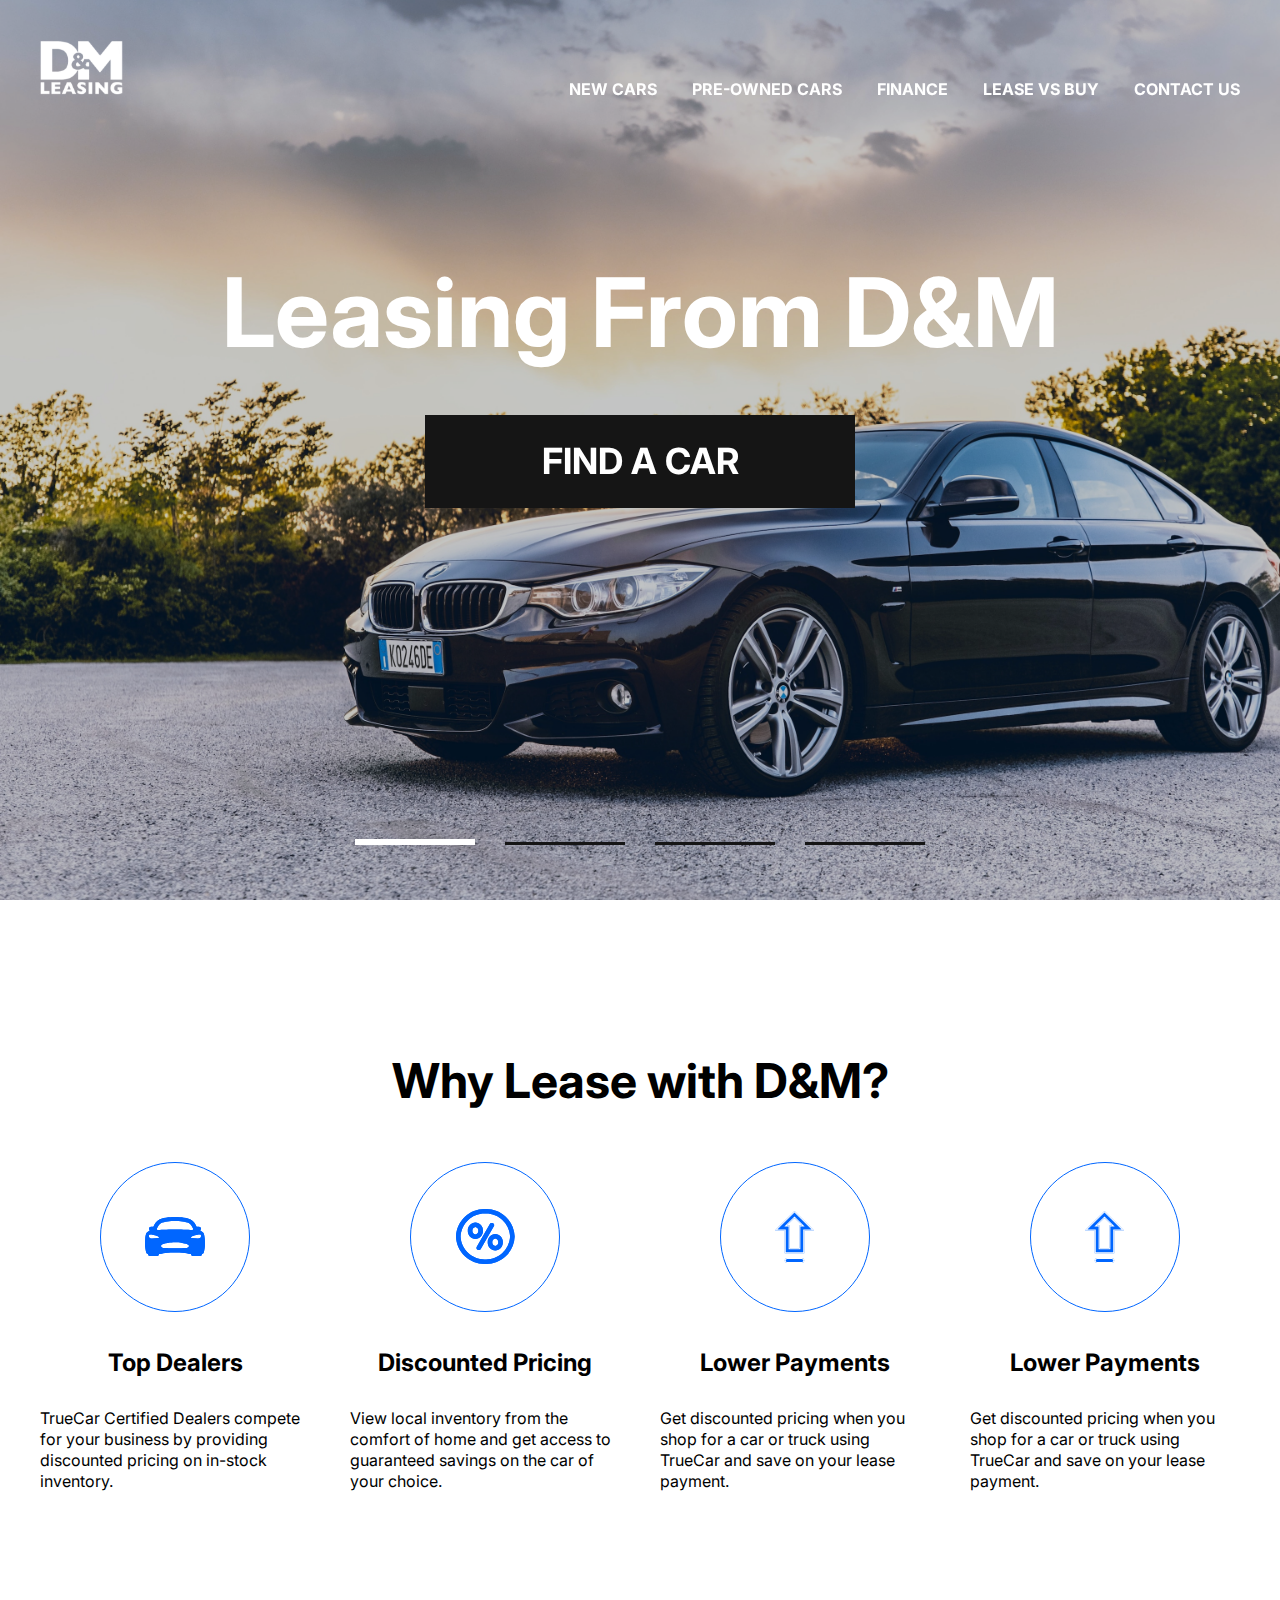
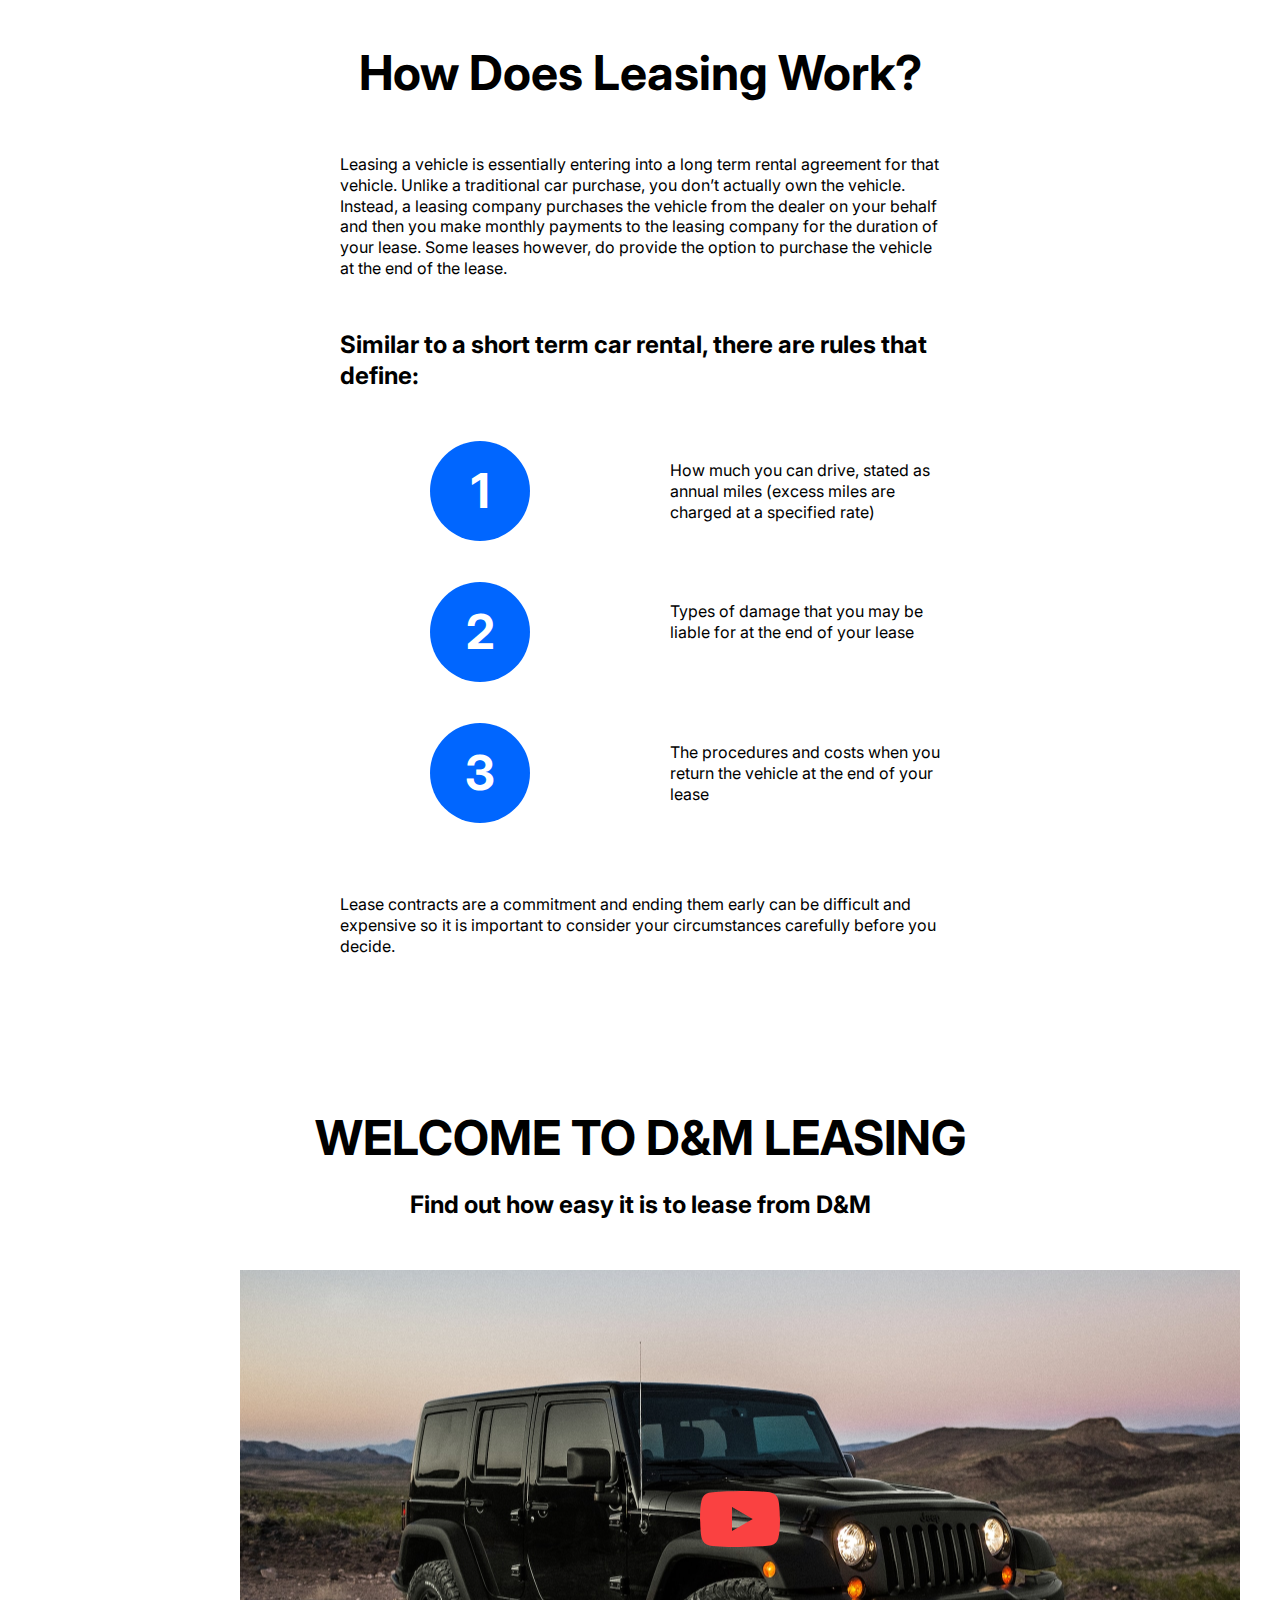
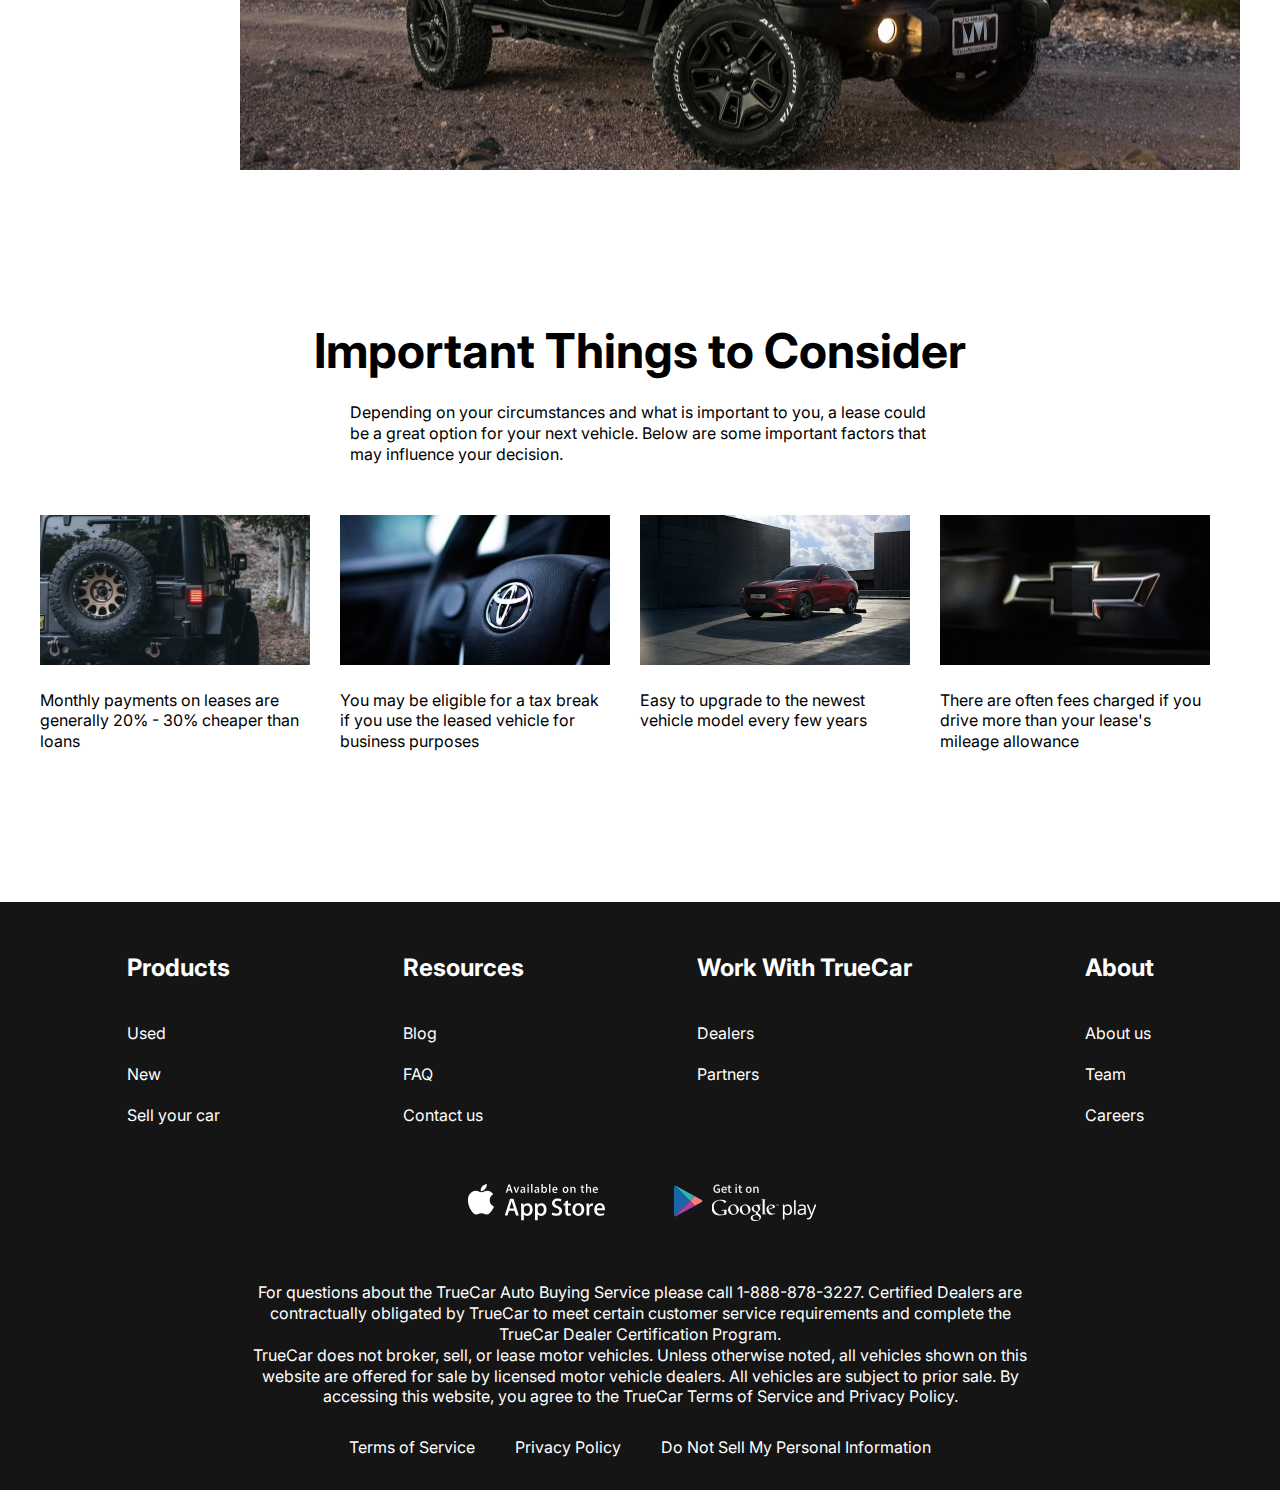
<file: index.html>
<!DOCTYPE html>
<html lang="en">

<head>
   <meta charset="UTF-8">
   <meta name="viewport" content="width=device-width, initial-scale=1.0">
   <title>Document</title>
   <link rel="stylesheet" href="css/reset.css">
   <link href="https://fonts.googleapis.com/css?family=Inter:regular,700" rel="stylesheet" />
   <link rel="stylesheet" href="https://cdn.jsdelivr.net/npm/swiper@11/swiper-bundle.min.css" />
   <link rel="stylesheet" href="css/style.css">

</head>

<body>
   <div class="wrapper">
      <header class="header header_main">
         <div class="container">
            <div class="header_inner">
               <a href="index.html" class="logo">
                  <img src="icons/logo_shop.svg" alt="" class="logo_img">
               </a>

               <nav class="nav">
                  <button class="nav_btn">
                     <span></span>
                     <span></span>
                     <span></span>


                  </button>

                  <ul class="menu_list">
                     <li class="menu_item">
                        <a href="2.html" class="menu_link">
                           NEW CARS
                        </a>
                     </li>
                     <li class="menu_item">
                        <a href="#" class="menu_link">
                           PRE-OWNED CARS
                        </a>
                     </li>
                     <li class="menu_item">
                        <a href="#" class="menu_link">
                           FINANCE
                        </a>
                     </li>
                     <li class="menu_item">
                        <a href="#" class="menu_link">
                           LEASE VS BUY
                        </a>
                     </li>
                     <li class="menu_item">
                        <a href="3.html" class="menu_link">
                           CONTACT US
                        </a>
                     </li>
                  </ul>
               </nav>
            </div>
         </div>
      </header>
      <main class="main">
         <section class="header_top">
            <div class="container">
               <div class="header_top_inner">
                  <h1 class="header_top_title">Leasing From D&M</h1>
                  <a href="#" class="header_top_btn_link">FIND A CAR</a>
               </div>
            </div>
         </section>
         <div class="slider">
            <div class="swiper">
               <div class="swiper-wrapper">
                  <div class="swiper-slide" style="background-image: url(images/bg_shop.png);"></div>
                  <div class="swiper-slide" style="background-image: url(images/bg_shop.png);"></div>
                  <div class="swiper-slide" style="background-image: url(images/bg_shop.png);"></div>
                  <div class="swiper-slide" style="background-image: url(images/bg_shop.png);"></div>


               </div>
               <div class="swiper-pagination"></div>
            </div>
         </div>

         <section class="info">
            <div class="container">
               <h2 class="info_title">
                  Why Lease with D&M?
               </h2>

               <ul class="info_list">
                  <li class="list_item">
                     <img class="info_img" src="icons/Group 5.svg" alt="">
                     <h3 class="info_subtitle">Top Dealers</h3>
                     <p class="info_text">
                        TrueCar Certified Dealers compete for your business by providing discounted pricing on in-stock
                        inventory.
                     </p>
                  </li>
                  <li class="list_item">
                     <img class="info_img" src="icons/Group 7.svg" alt="">
                     <h3 class="info_subtitle">Discounted Pricing</h3>
                     <p class="info_text">
                        View local inventory from the comfort of home and get access to guaranteed savings on the car of
                        your choice.
                     </p>

                  </li>
                  <li class="list_item">
                     <img class="info_img" src="icons/Group 9.svg" alt="">
                     <h3 class="info_subtitle">Lower Payments</h3>
                     <p class="info_text">
                        Get discounted pricing when you shop for a car or truck using TrueCar and save on your lease
                        payment.
                     </p>
                  </li>

                  <li class="list_item">
                     <img class="info_img" src="icons/Group 9.svg" alt="">
                     <h3 class="info_subtitle">Lower Payments</h3>
                     <p class="info_text">
                        Get discounted pricing when you shop for a car or truck using TrueCar and save on your lease
                        payment.
                     </p>
                  </li>
               </ul>
            </div>
         </section>

         <section class="How_Does_Leasing_Work">
            <div class="container">
               <div class="How_Does_Leasing_Work_inner">
                  <h3 class="How_Does_Leasing_Work_title info_title">
                     How Does Leasing Work?
                  </h3>

                  <p class="How_Does_Leasing_Work_text">
                     Leasing a vehicle is essentially entering into a long term rental agreement for that vehicle.
                     Unlike a
                     traditional car purchase, you don’t actually own the vehicle. Instead, a leasing company purchases
                     the
                     vehicle from the dealer on your behalf and then you make monthly payments to the leasing company
                     for
                     the
                     duration of your lease. Some leases however, do provide the option to purchase the vehicle at the
                     end
                     of
                     the lease.
                  </p>

                  <h4 class="How_Does_Leasing_Work_subtitle">
                     Similar to a short term car rental, there are rules that define:
                  </h4>

                  <ol class="How_Does_Leasing_Work_list">
                     <li class="How_Does_Leasing_Work_item">
                        How much you can drive, stated as annual miles (excess miles are charged at a specified rate)
                     </li>
                     <li class="How_Does_Leasing_Work_item">
                        Types of damage that you may be liable for at the end of your lease
                     </li>
                     <li class="How_Does_Leasing_Work_item">
                        The procedures and costs when you return the vehicle at the end of your lease
                     </li>
                  </ol>

                  <p class="How_Does_Leasing_Work_text">
                     Lease contracts are a commitment and ending them early can be difficult and expensive so it is
                     important
                     to consider your circumstances carefully before you decide.
                  </p>
               </div>

            </div>

         </section>

         <section class="video">
            <div class="container">
               <div class="video_inner">
                  <h2 class="video_title">
                     WELCOME TO D&M LEASING
                  </h2>
                  <h3 class="video_subtitle">
                     Find out how easy it is to lease from D&M
                  </h3>
                  <div class="video_box">

                     <button class="video_btn">
                        <img src="icons/yt_shop.svg" alt="">
                     </button>
                  </div>
               </div>
            </div>
         </section>

         <section class="Things">
            <div class="container">
               <div class="Things_inner">
                  <h2 class="Things_title info_title">Important Things to Consider</h2>
                  <p class="Things_text">
                     Depending on your circumstances and what is important to you, a lease could be a great option for
                     your next vehicle. Below are some important factors that may influence your decision.
                  </p>
                  <ul class="Things_list">
                     <li class="Things_list_item">
                        <img class="Things_list_img" src="images/Rectangle 6.jpeg" alt="">
                        <p class="Things_list_text">
                           Monthly payments on leases are generally 20% - 30% cheaper than loans
                        </p>
                     </li>
                     <li class="Things_list_item">
                        <img class="Things_list_img" src="images/Rectangle 7.jpeg" alt="">
                        <p class="Things_list_text">
                           You may be eligible for a tax break if you use the leased vehicle for business purposes
                        </p>
                     </li>
                     <li class="Things_list_item">
                        <img class="Things_list_img" src="images/Rectangle 8.jpeg" alt="">

                        <p class="Things_list_text">
                           Easy to upgrade to the newest vehicle model every few years
                        </p>
                     </li>
                     <li class="Things_list_item">
                        <img class="Things_list_img" src="images/Rectangle 9.jpeg" alt="">

                        <p class="Things_list_text">There are often fees charged if you drive more than your lease's
                           mileage allowance</p>
                     </li>

                  </ul>
               </div>
            </div>
         </section>
      </main>

      <footer class="footer">
         <div class="container">
            <nav class="footer_nav">
               <ul class="menu_list_footer">
                  <li class="menu_list_footer_item">
                     <p href="#" class="menu_list_footer_link_title">
                        Products
                     </p>
                  </li>

                  <li class="menu_list_footer_item">
                     <a href="#" class="menu_list_footer_link">
                        Used
                     </a>
                  </li>
                  <li class="menu_list_footer_item">
                     <a href="#" class="menu_list_footer_link">
                        New
                     </a>
                  </li>
                  <li class="menu_list_footer_item">
                     <a href="#" class="menu_list_footer_link">
                        Sell your car
                     </a>
                  </li>
               </ul>
               <ul class="menu_list_footer">
                  <li class="menu_list_footer_item">
                     <p href="#" class="menu_list_footer_link_title">
                        Resources
                     </p>

                  </li>
                  <li class="menu_list_footer_item">
                     <a href="#" class="menu_list_footer_link">
                        Blog
                     </a>
                  </li>
                  <li class="menu_list_footer_item">
                     <a href="#" class="menu_list_footer_link">
                        FAQ
                     </a>
                  </li>
                  <li class="menu_list_footer_item">
                     <a href="#" class="menu_list_footer_link">
                        Contact us
                     </a>
                  </li>
               </ul>
               <ul class="menu_list_footer">
                  <li class="menu_list_footer_item">
                     <p href="#" class="menu_list_footer_link_title">
                        Work With TrueCar
                     </p>
                  </li>

                  <li class="menu_list_footer_item">
                     <a href="#" class="menu_list_footer_link">
                        Dealers
                     </a>
                  </li>
                  <li class="menu_list_footer_item">
                     <a href="#" class="menu_list_footer_link">
                        Partners
                     </a>
                  </li>

               </ul>
               <ul class="menu_list_footer">
                  <li class="menu_list_footer_item">
                     <p href="#" class="menu_list_footer_link_title">
                        About
                     </p>
                  </li>

                  <li class="menu_list_footer_item">
                     <a href="#" class="menu_list_footer_link">
                        About us
                     </a>
                  </li>
                  <li class="menu_list_footer_item">
                     <a href="#" class="menu_list_footer_link">
                        Team
                     </a>
                  </li>
                  <li class="menu_list_footer_item">
                     <a href="#" class="menu_list_footer_link">
                        Careers
                     </a>
                  </li>
               </ul>
            </nav>

            <ul class="apps_list">
               <li class="apps_list_item">
                  <a href="#" class="apps_list_link">
                     <img src="icons/app_store_shop.svg" alt="" class="apps_list_img">
                  </a>
               </li>
               <li class="apps_list_item">
                  <a href="#" class="apps_list_link">
                     <img src="icons/google_play_shop.svg" alt="" class="apps_list_img">
                  </a>
               </li>
            </ul>

            <div class="footer_copy">
               <p class="copy_text">
                  For questions about the TrueCar Auto Buying Service please call 1-888-878-3227.
                  Certified Dealers are contractually obligated by TrueCar to meet certain customer service requirements
                  and complete the TrueCar Dealer Certification Program.
               </p>
               <p class="copy_text">
                  TrueCar does not broker, sell, or lease motor vehicles. Unless otherwise noted, all vehicles shown on
                  this website are offered for sale by licensed motor vehicle dealers. All vehicles are subject to prior
                  sale. By accessing this website, you agree to the TrueCar Terms of Service and Privacy Policy.
               </p>
            </div>

            <nav class="footer_nav_copy">
               <ul class="copy_list">
                  <li class="copy_list_item">
                     <a href="#" class="copy_list_link">
                        Terms of Service
                     </a>
                  </li>
                  <li class="copy_list_item">
                     <a href="#" class="copy_list_link">
                        Privacy Policy
                     </a>
                  </li>
                  <li class="copy_list_item">
                     <a href="#" class="copy_list_link">
                        Do Not Sell My Personal Information
                     </a>
                  </li>
               </ul>
            </nav>
         </div>
      </footer>
   </div>

   <script src="https://cdn.jsdelivr.net/npm/swiper@11/swiper-bundle.min.js"></script>
   <script src="js/main.js">
   </script>
</body>

</html>
</file>
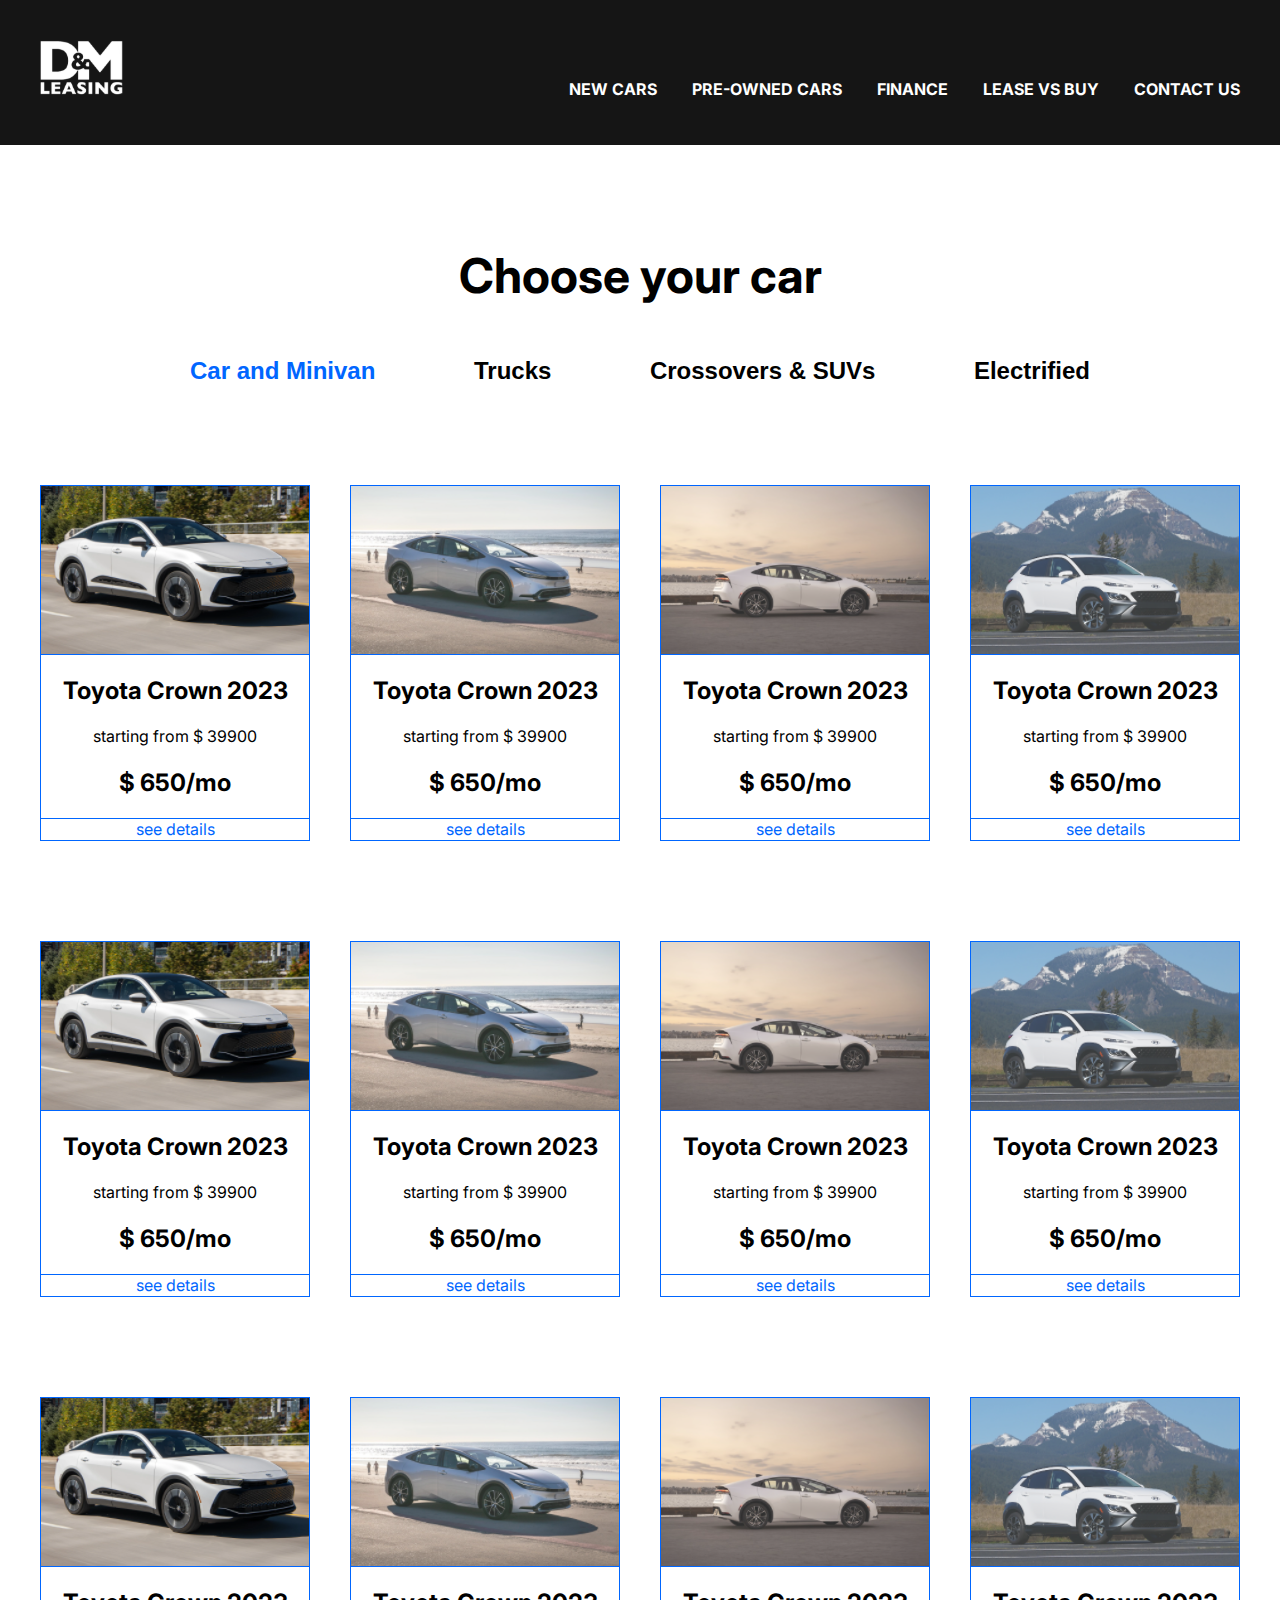
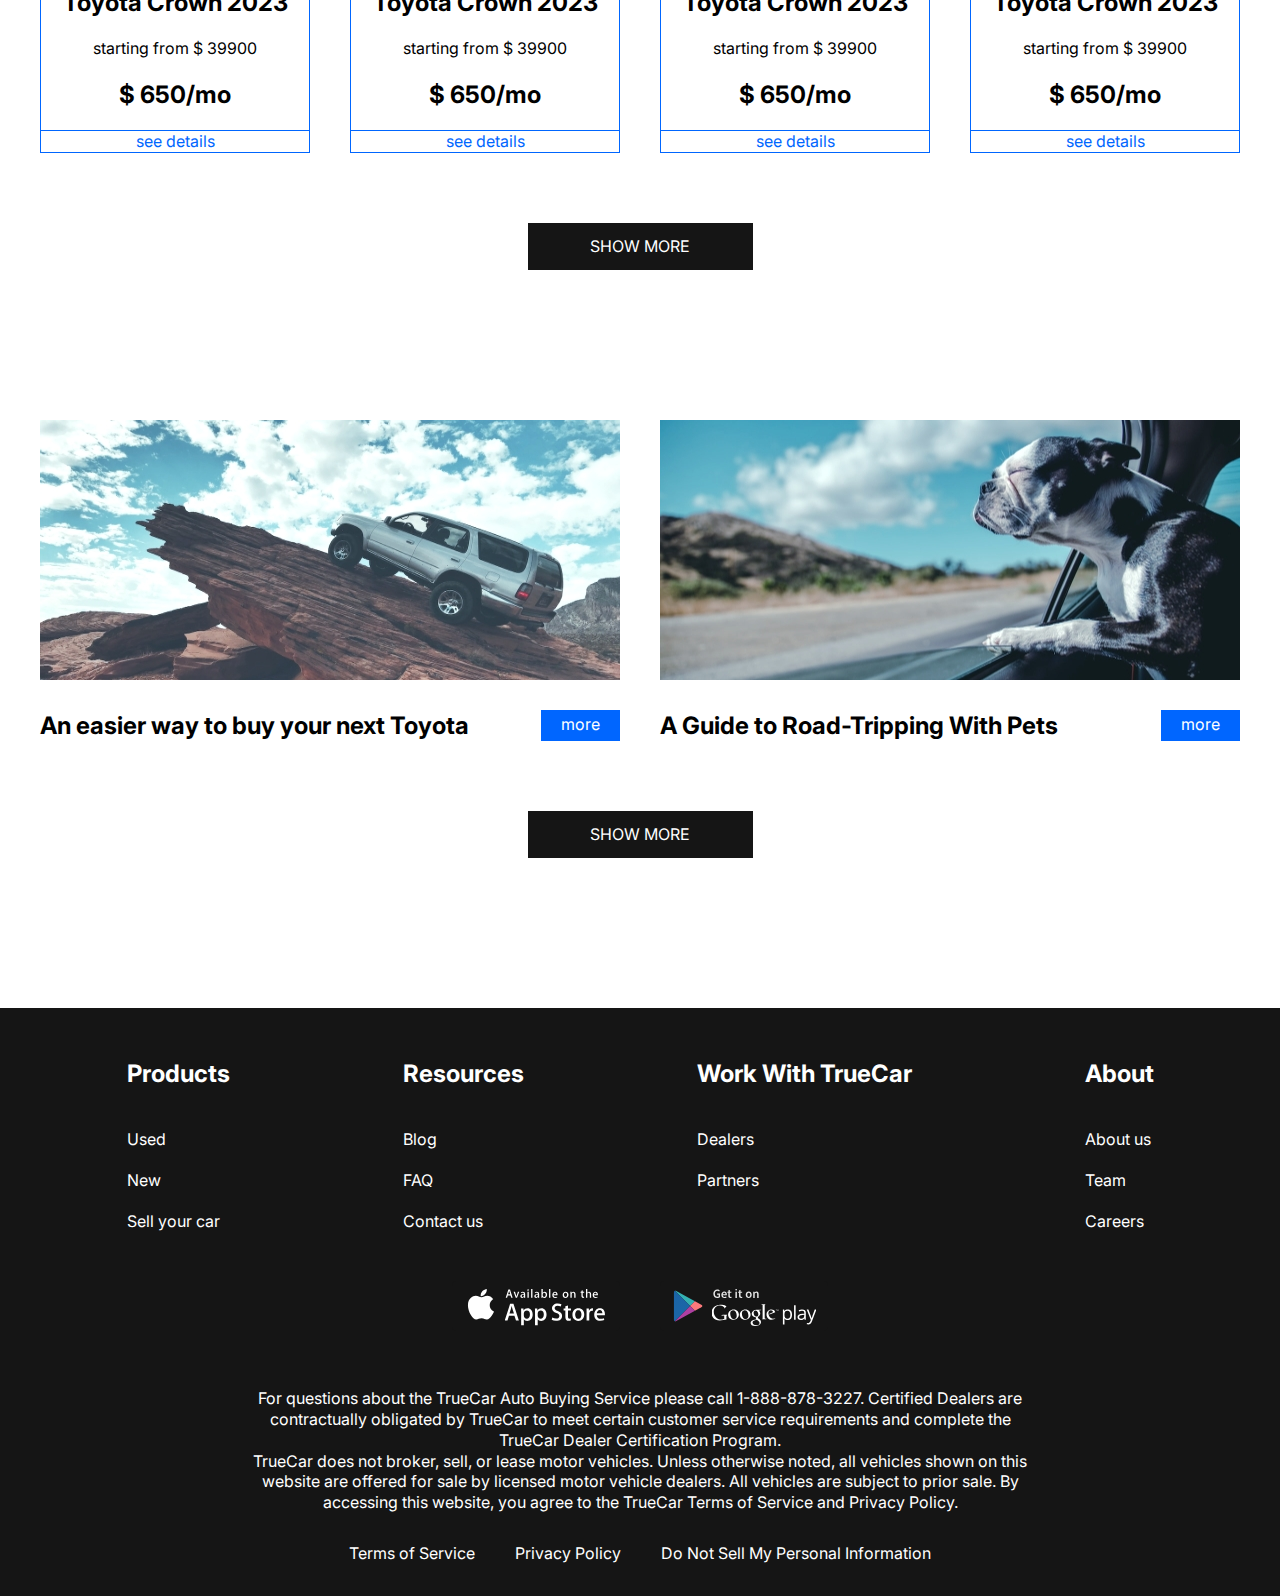
<file: 2.html>
<!DOCTYPE html>
<html lang="en">

<head>
   <meta charset="UTF-8">
   <meta name="viewport" content="width=device-width, initial-scale=1.0">
   <title>Document</title>
   <link rel="stylesheet" href="css/reset.css">
   <link rel="stylesheet" href="css/style.css">
   <link href="https://fonts.googleapis.com/css?family=Inter:regular,700" rel="stylesheet" />
</head>

<body>
   <div class="wrapper">
      <header class="header">
         <div class="container">
            <div class="header_inner">
               <a href="index.html" class="logo">
                  <img src="icons/logo_shop.svg" alt="" class="logo_img">
               </a>

               <nav class="nav">
                  <button class="nav_btn">
                     <span></span>
                     <span></span>
                     <span></span>


                  </button>
                  <ul class="menu_list">
                     <li class="menu_item">
                        <a href="2.html" class="menu_link">
                           NEW CARS
                        </a>
                     </li>
                     <li class="menu_item">
                        <a href="#" class="menu_link">
                           PRE-OWNED CARS
                        </a>
                     </li>
                     <li class="menu_item">
                        <a href="#" class="menu_link">
                           FINANCE
                        </a>
                     </li>
                     <li class="menu_item">
                        <a href="#" class="menu_link">
                           LEASE VS BUY
                        </a>
                     </li>
                     <li class="menu_item">
                        <a href="3.html" class="menu_link">
                           CONTACT US
                        </a>
                     </li>
                  </ul>
               </nav>
            </div>
         </div>
      </header>
      <main class="main">
         <section class="choose">
            <div class="container">
               <h2 class="info_title choose_title">
                  Choose your car
               </h2>

               <div class="tabs">
                  <div class="tabs_btn">
                     <button class="tabs_btn_item tabs_btn_item--active" data-button="ctx_1">
                        Car and Minivan
                     </button>
                     <button class="tabs_btn_item" data-button="ctx_2">
                        Trucks
                     </button>
                     <button class="tabs_btn_item" data-button="ctx_3">
                        Crossovers & SUVs
                     </button>
                     <button class="tabs_btn_item" data-button="ctx_4">
                        Electrified
                     </button>
                  </div>

                  <div class="tabs_ctx">
                     <div class="tabs_ctx_item tabs_ctx_item--active" id="ctx_1">
                        <div class="card">
                           <img class="card_img" src="images/card_car.png" alt="">
                           <div class="card_inner">

                              <h4 class="card_title">Toyota Crown 2023</h4>
                              <p class="card_subtitle">starting from $ 39900</p>
                              <p class="card_price">$ 650/mo</p>
                           </div>
                           <a class="card_info" href="#">see details</a>
                        </div>
                        <div class="card">
                           <img class="card_img" src="images/card_car_2.png" alt="">

                           <div class="card_inner">

                              <h4 class="card_title">Toyota Crown 2023</h4>
                              <p class="card_subtitle">starting from $ 39900</p>
                              <p class="card_price">$ 650/mo</p>
                           </div>
                           <a class="card_info" href="#">see details</a>
                        </div>
                        <div class="card">
                           <img class="card_img" src="images/card_car_3.png" alt="">
                           <div class="card_inner">

                              <h4 class="card_title">Toyota Crown 2023</h4>
                              <p class="card_subtitle">starting from $ 39900</p>
                              <p class="card_price">$ 650/mo</p>
                           </div>
                           <a class="card_info" href="#">see details</a>
                        </div>
                        <div class="card">
                           <img class="card_img" src="images/card_car_4.png" alt="">
                           <div class="card_inner">

                              <h4 class="card_title">Toyota Crown 2023</h4>
                              <p class="card_subtitle">starting from $ 39900</p>
                              <p class="card_price">$ 650/mo</p>
                           </div>
                           <a class="card_info" href="#">see details</a>

                        </div>
                        <div class="card">
                           <img class="card_img" src="images/card_car.png" alt="">
                           <div class="card_inner">

                              <h4 class="card_title">Toyota Crown 2023</h4>
                              <p class="card_subtitle">starting from $ 39900</p>
                              <p class="card_price">$ 650/mo</p>
                           </div>
                           <a class="card_info" href="#">see details</a>
                        </div>
                        <div class="card">
                           <img class="card_img" src="images/card_car_2.png" alt="">

                           <div class="card_inner">

                              <h4 class="card_title">Toyota Crown 2023</h4>
                              <p class="card_subtitle">starting from $ 39900</p>
                              <p class="card_price">$ 650/mo</p>
                           </div>
                           <a class="card_info" href="#">see details</a>
                        </div>
                        <div class="card">
                           <img class="card_img" src="images/card_car_3.png" alt="">
                           <div class="card_inner">

                              <h4 class="card_title">Toyota Crown 2023</h4>
                              <p class="card_subtitle">starting from $ 39900</p>
                              <p class="card_price">$ 650/mo</p>
                           </div>
                           <a class="card_info" href="#">see details</a>
                        </div>
                        <div class="card">
                           <img class="card_img" src="images/card_car_4.png" alt="">
                           <div class="card_inner">

                              <h4 class="card_title">Toyota Crown 2023</h4>
                              <p class="card_subtitle">starting from $ 39900</p>
                              <p class="card_price">$ 650/mo</p>
                           </div>
                           <a class="card_info" href="#">see details</a>

                        </div>
                        <div class="card">
                           <img class="card_img" src="images/card_car.png" alt="">
                           <div class="card_inner">

                              <h4 class="card_title">Toyota Crown 2023</h4>
                              <p class="card_subtitle">starting from $ 39900</p>
                              <p class="card_price">$ 650/mo</p>
                           </div>
                           <a class="card_info" href="#">see details</a>
                        </div>
                        <div class="card">
                           <img class="card_img" src="images/card_car_2.png" alt="">

                           <div class="card_inner">

                              <h4 class="card_title">Toyota Crown 2023</h4>
                              <p class="card_subtitle">starting from $ 39900</p>
                              <p class="card_price">$ 650/mo</p>
                           </div>
                           <a class="card_info" href="#">see details</a>
                        </div>
                        <div class="card">
                           <img class="card_img" src="images/card_car_3.png" alt="">
                           <div class="card_inner">

                              <h4 class="card_title">Toyota Crown 2023</h4>
                              <p class="card_subtitle">starting from $ 39900</p>
                              <p class="card_price">$ 650/mo</p>
                           </div>
                           <a class="card_info" href="#">see details</a>
                        </div>
                        <div class="card">
                           <img class="card_img" src="images/card_car_4.png" alt="">
                           <div class="card_inner">

                              <h4 class="card_title">Toyota Crown 2023</h4>
                              <p class="card_subtitle">starting from $ 39900</p>
                              <p class="card_price">$ 650/mo</p>
                           </div>
                           <a class="card_info" href="#">see details</a>

                        </div>
                     </div>

                     <div class="tabs_ctx_item" id="ctx_2">
                        <div class="card">
                           <img class="card_img" src="images/card_car_3.png" alt="">
                           <div class="card_inner">

                              <h4 class="card_title">Toyota Crown 2023</h4>
                              <p class="card_subtitle">starting from $ 39900</p>
                              <p class="card_price">$ 650/mo</p>
                           </div>
                           <a class="card_info" href="#">see details</a>
                        </div>

                        <div class="card">
                           <img class="card_img" src="images/card_car_3.png" alt="">
                           <div class="card_inner">

                              <h4 class="card_title">Toyota Crown 2023</h4>
                              <p class="card_subtitle">starting from $ 39900</p>
                              <p class="card_price">$ 650/mo</p>
                           </div>
                           <a class="card_info" href="#">see details</a>
                        </div>
                     </div>

                     <div class="tabs_ctx_item" id="ctx_3">
                        <div class="card">
                           <img class="card_img" src="images/card_car_3.png" alt="">
                           <div class="card_inner">

                              <h4 class="card_title">Toyota Crown 2023</h4>
                              <p class="card_subtitle">starting from $ 39900</p>
                              <p class="card_price">$ 650/mo</p>
                           </div>
                           <a class="card_info" href="#">see details</a>
                        </div>
                     </div>

                     <div class="tabs_ctx_item" id="ctx_4">
                        <div class="card">
                           <img class="card_img" src="images/card_car_3.png" alt="">
                           <div class="card_inner">

                              <h4 class="card_title">Toyota Crown 2023</h4>
                              <p class="card_subtitle">starting from $ 39900</p>
                              <p class="card_price">$ 650/mo</p>
                           </div>
                           <a class="card_info" href="#">see details</a>
                        </div>
                     </div>
                  </div>
               </div>
               <a class="blog_link">SHOW MORE</a>
            </div>

         </section>
         <section class="blog">
            <div class="container">
               <div class="blog_inner">
                  <div class="blog_item">
                     <img class="blog_img" src="images/Rectangle 12.jpeg" alt="">
                     <h3 class="blog_title">An easier way to buy your next Toyota</h3>
                     <a class="blog_artical_btn">more</a>
                  </div>
                  <div class="blog_item">
                     <img class="blog_img" src="images/dog.jpeg" alt="">
                     <h3 class="blog_title">A Guide to Road-Tripping With Pets</h3>
                     <a class="blog_artical_btn">more</a>
                  </div>
               </div>
               <a class="blog_link">SHOW MORE</a>

            </div>
         </section>
      </main>

      <footer class="footer">
         <div class="container">
            <nav class="footer_nav">
               <ul class="menu_list_footer">
                  <li class="menu_list_footer_item">
                     <p href="#" class="menu_list_footer_link_title">
                        Products
                     </p>
                  </li>

                  <li class="menu_list_footer_item">
                     <a href="#" class="menu_list_footer_link">
                        Used
                     </a>
                  </li>
                  <li class="menu_list_footer_item">
                     <a href="#" class="menu_list_footer_link">
                        New
                     </a>
                  </li>
                  <li class="menu_list_footer_item">
                     <a href="#" class="menu_list_footer_link">
                        Sell your car
                     </a>
                  </li>
               </ul>
               <ul class="menu_list_footer">
                  <li class="menu_list_footer_item">
                     <p href="#" class="menu_list_footer_link_title">
                        Resources
                     </p>

                  </li>
                  <li class="menu_list_footer_item">
                     <a href="#" class="menu_list_footer_link">
                        Blog
                     </a>
                  </li>
                  <li class="menu_list_footer_item">
                     <a href="#" class="menu_list_footer_link">
                        FAQ
                     </a>
                  </li>
                  <li class="menu_list_footer_item">
                     <a href="#" class="menu_list_footer_link">
                        Contact us
                     </a>
                  </li>
               </ul>
               <ul class="menu_list_footer">
                  <li class="menu_list_footer_item">
                     <p href="#" class="menu_list_footer_link_title">
                        Work With TrueCar
                     </p>
                  </li>

                  <li class="menu_list_footer_item">
                     <a href="#" class="menu_list_footer_link">
                        Dealers
                     </a>
                  </li>
                  <li class="menu_list_footer_item">
                     <a href="#" class="menu_list_footer_link">
                        Partners
                     </a>
                  </li>

               </ul>
               <ul class="menu_list_footer">
                  <li class="menu_list_footer_item">
                     <p href="#" class="menu_list_footer_link_title">
                        About
                     </p>
                  </li>

                  <li class="menu_list_footer_item">
                     <a href="#" class="menu_list_footer_link">
                        About us
                     </a>
                  </li>
                  <li class="menu_list_footer_item">
                     <a href="#" class="menu_list_footer_link">
                        Team
                     </a>
                  </li>
                  <li class="menu_list_footer_item">
                     <a href="#" class="menu_list_footer_link">
                        Careers
                     </a>
                  </li>
               </ul>
            </nav>

            <ul class="apps_list">
               <li class="apps_list_item">
                  <a href="#" class="apps_list_link">
                     <img src="icons/app_store_shop.svg" alt="" class="apps_list_img">
                  </a>
               </li>
               <li class="apps_list_item">
                  <a href="#" class="apps_list_link">
                     <img src="icons/google_play_shop.svg" alt="" class="apps_list_img">
                  </a>
               </li>
            </ul>

            <div class="footer_copy">
               <p class="copy_text">
                  For questions about the TrueCar Auto Buying Service please call 1-888-878-3227.
                  Certified Dealers are contractually obligated by TrueCar to meet certain customer service requirements
                  and complete the TrueCar Dealer Certification Program.
               </p>
               <p class="copy_text">
                  TrueCar does not broker, sell, or lease motor vehicles. Unless otherwise noted, all vehicles shown on
                  this website are offered for sale by licensed motor vehicle dealers. All vehicles are subject to prior
                  sale. By accessing this website, you agree to the TrueCar Terms of Service and Privacy Policy.
               </p>
            </div>

            <nav class="footer_nav_copy">
               <ul class="copy_list">
                  <li class="copy_list_item">
                     <a href="#" class="copy_list_link">
                        Terms of Service
                     </a>
                  </li>
                  <li class="copy_list_item">
                     <a href="#" class="copy_list_link">
                        Privacy Policy
                     </a>
                  </li>
                  <li class="copy_list_item">
                     <a href="#" class="copy_list_link">
                        Do Not Sell My Personal Information
                     </a>
                  </li>
               </ul>
            </nav>
         </div>
      </footer>
   </div>


   <script src="js/main.js">
   </script>
</body>

</html>
</file>
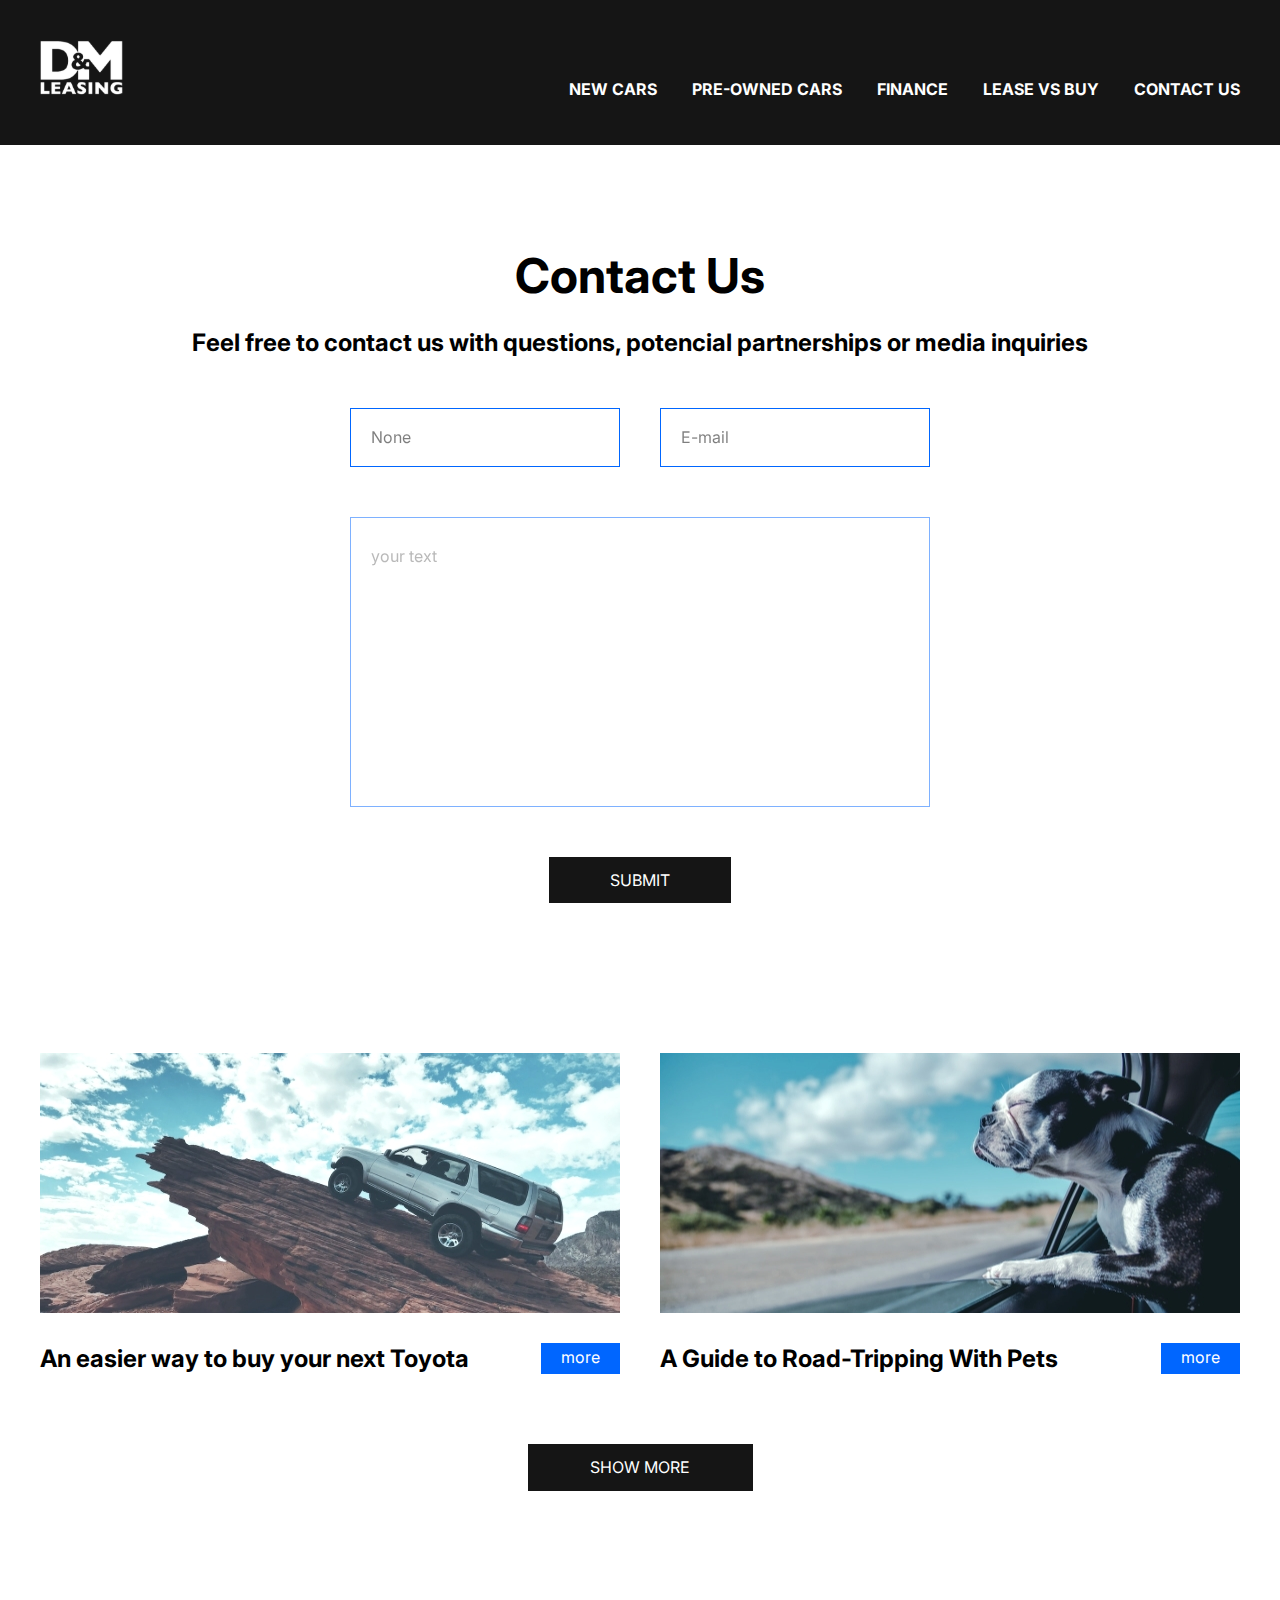
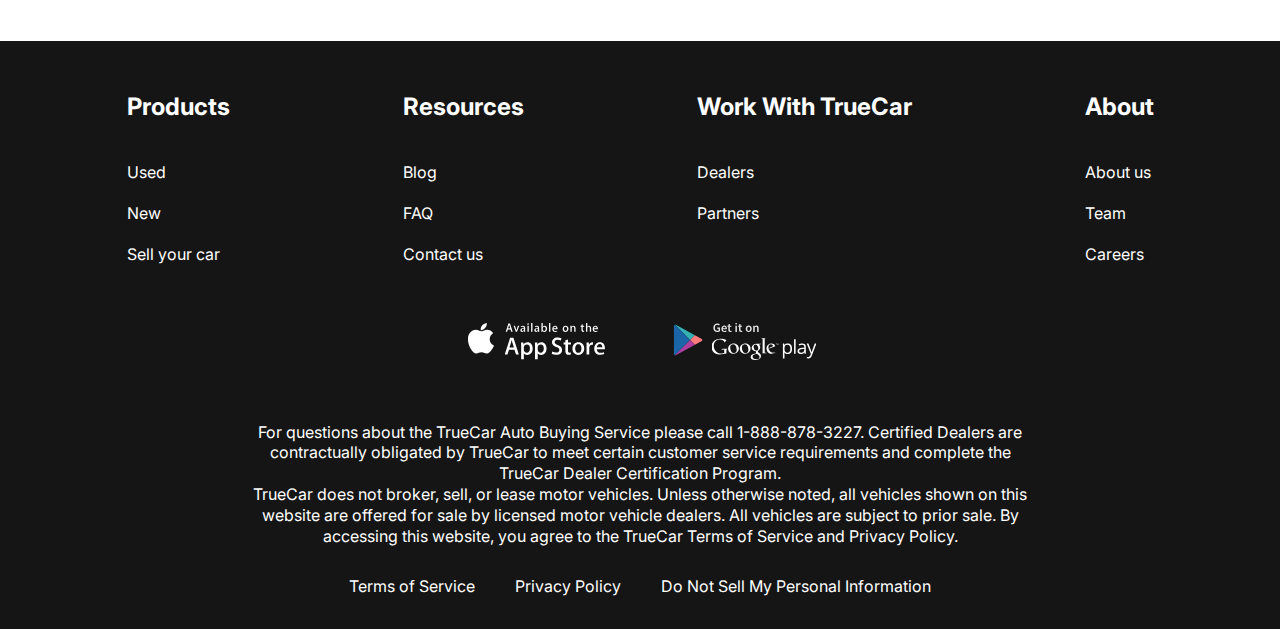
<file: 3.html>
<!DOCTYPE html>
<html lang="en">

<head>
   <meta charset="UTF-8">
   <meta name="viewport" content="width=device-width, initial-scale=1.0">
   <title>Document</title>
   <link rel="stylesheet" href="css/reset.css">
   <link rel="stylesheet" href="css/style.css">
   <link href="https://fonts.googleapis.com/css?family=Inter:regular,700" rel="stylesheet" />
</head>

<body>
   <div class="wrapper">
      <header class="header">
         <div class="container">
            <div class="header_inner">
               <a href="index.html" class="logo">
                  <img src="icons/logo_shop.svg" alt="" class="logo_img">
               </a>

               <nav class="nav">
                  <button class="nav_btn">
                     <span></span>
                     <span></span>
                     <span></span>


                  </button>
                  <ul class="menu_list">
                     <li class="menu_item">
                        <a href="#" class="menu_link">
                           NEW CARS
                        </a>
                     </li>
                     <li class="menu_item">
                        <a href="#" class="menu_link">
                           PRE-OWNED CARS
                        </a>
                     </li>
                     <li class="menu_item">
                        <a href="#" class="menu_link">
                           FINANCE
                        </a>
                     </li>
                     <li class="menu_item">
                        <a href="#" class="menu_link">
                           LEASE VS BUY
                        </a>
                     </li>
                     <li class="menu_item">
                        <a href="3.html" class="menu_link">
                           CONTACT US
                        </a>
                     </li>
                  </ul>
               </nav>
            </div>
         </div>
      </header>
      <main class="main">
         <section class="contacts">
            <div class="container">
               <h2 class="info_title contacts_title">
                  Contact Us
               </h2>
               <h3 class="contacts_subtitle">
                  Feel free to contact us with questions, potencial partnerships or media inquiries
               </h3>
               <form action="#" class="form">
                  <input class="form_input" type="text" placeholder="None">
                  <input class="form_input" type="email" placeholder="E-mail">
                  <textarea class="form_textarea" placeholder="your text"></textarea>
                  <button class="form_btn">SUBMIT</button>
               </form>
            </div>
         </section>
         <section class="blog">
            <div class="container">
               <div class="blog_inner">
                  <div class="blog_item">
                     <img class="blog_img" src="images/Rectangle 12.jpeg" alt="">
                     <h3 class="blog_title">An easier way to buy your next Toyota</h3>
                     <a class="blog_artical_btn">more</a>
                  </div>
                  <div class="blog_item">
                     <img class="blog_img" src="images/dog.jpeg" alt="">
                     <h3 class="blog_title">A Guide to Road-Tripping With Pets</h3>
                     <a class="blog_artical_btn">more</a>
                  </div>
               </div>
               <a class="blog_link">SHOW MORE</a>

            </div>
         </section>
      </main>

      <footer class="footer">
         <div class="container">
            <nav class="footer_nav">
               <ul class="menu_list_footer">
                  <li class="menu_list_footer_item">
                     <p href="#" class="menu_list_footer_link_title">
                        Products
                     </p>
                  </li>

                  <li class="menu_list_footer_item">
                     <a href="#" class="menu_list_footer_link">
                        Used
                     </a>
                  </li>
                  <li class="menu_list_footer_item">
                     <a href="#" class="menu_list_footer_link">
                        New
                     </a>
                  </li>
                  <li class="menu_list_footer_item">
                     <a href="#" class="menu_list_footer_link">
                        Sell your car
                     </a>
                  </li>
               </ul>
               <ul class="menu_list_footer">
                  <li class="menu_list_footer_item">
                     <p href="#" class="menu_list_footer_link_title">
                        Resources
                     </p>

                  </li>
                  <li class="menu_list_footer_item">
                     <a href="#" class="menu_list_footer_link">
                        Blog
                     </a>
                  </li>
                  <li class="menu_list_footer_item">
                     <a href="#" class="menu_list_footer_link">
                        FAQ
                     </a>
                  </li>
                  <li class="menu_list_footer_item">
                     <a href="#" class="menu_list_footer_link">
                        Contact us
                     </a>
                  </li>
               </ul>
               <ul class="menu_list_footer">
                  <li class="menu_list_footer_item">
                     <p href="#" class="menu_list_footer_link_title">
                        Work With TrueCar
                     </p>
                  </li>

                  <li class="menu_list_footer_item">
                     <a href="#" class="menu_list_footer_link">
                        Dealers
                     </a>
                  </li>
                  <li class="menu_list_footer_item">
                     <a href="#" class="menu_list_footer_link">
                        Partners
                     </a>
                  </li>

               </ul>
               <ul class="menu_list_footer">
                  <li class="menu_list_footer_item">
                     <p href="#" class="menu_list_footer_link_title">
                        About
                     </p>
                  </li>

                  <li class="menu_list_footer_item">
                     <a href="#" class="menu_list_footer_link">
                        About us
                     </a>
                  </li>
                  <li class="menu_list_footer_item">
                     <a href="#" class="menu_list_footer_link">
                        Team
                     </a>
                  </li>
                  <li class="menu_list_footer_item">
                     <a href="#" class="menu_list_footer_link">
                        Careers
                     </a>
                  </li>
               </ul>
            </nav>

            <ul class="apps_list">
               <li class="apps_list_item">
                  <a href="#" class="apps_list_link">
                     <img src="icons/app_store_shop.svg" alt="" class="apps_list_img">
                  </a>
               </li>
               <li class="apps_list_item">
                  <a href="#" class="apps_list_link">
                     <img src="icons/google_play_shop.svg" alt="" class="apps_list_img">
                  </a>
               </li>
            </ul>

            <div class="footer_copy">
               <p class="copy_text">
                  For questions about the TrueCar Auto Buying Service please call 1-888-878-3227.
                  Certified Dealers are contractually obligated by TrueCar to meet certain customer service requirements
                  and complete the TrueCar Dealer Certification Program.
               </p>
               <p class="copy_text">
                  TrueCar does not broker, sell, or lease motor vehicles. Unless otherwise noted, all vehicles shown on
                  this website are offered for sale by licensed motor vehicle dealers. All vehicles are subject to prior
                  sale. By accessing this website, you agree to the TrueCar Terms of Service and Privacy Policy.
               </p>
            </div>

            <nav class="footer_nav_copy">
               <ul class="copy_list">
                  <li class="copy_list_item">
                     <a href="#" class="copy_list_link">
                        Terms of Service
                     </a>
                  </li>
                  <li class="copy_list_item">
                     <a href="#" class="copy_list_link">
                        Privacy Policy
                     </a>
                  </li>
                  <li class="copy_list_item">
                     <a href="#" class="copy_list_link">
                        Do Not Sell My Personal Information
                     </a>
                  </li>
               </ul>
            </nav>
         </div>
      </footer>
   </div>


   <script src="js/main.js">
   </script>
</body>

</html>
</file>
<file: css/style.css>
html {
   box-sizing: border-box;
}

*,
*::before,
*::after {
   box-sizing: inherit;
   margin: 0;
   padding: 0;
}

html,
body {
   height: 100%;
}


a {
   text-decoration: none;
   color: inherit;
   cursor: pointer;
}

ul {
   list-style: none;
}

button {
   cursor: pointer;
   padding: 0;
   border: 0;
   background-color: transparent;
}

body {
   font-size: 16px;
   font-weight: 400;
   font-family: 'Inter', sans-serif;
   line-height: 1.3;
}

.wrapper {
   min-height: 100%;
   display: flex;
   flex-direction: column;
}

.container {

   max-width: 1220px;
   margin: 0 auto;
   padding: 0 10px;
}

.header_inner {
   padding-top: 40px;
   padding-bottom: 45px;
   display: flex;
   justify-content: space-between;
   align-items: flex-end;
}


.header {
   background-color: #151515;
}

.header_main {
   background-color: transparent;
   position: absolute;
   z-index: 10;
   left: 0;
   right: 0;
}

.menu_list {
   display: flex;
   gap: 35px;
}

.menu_link {
   color: #fff;
   text-transform: uppercase;
   font-weight: 700;


}

.menu_link:hover {
   color: #0066FF;
}

.footer {
   background-color: #151515;
   padding: 50px 0 32px;
   color: #fff;
}

.footer_nav {
   display: flex;
   justify-content: space-around;
   margin-bottom: 50px;
}

.menu_list_footer_link_title {
   font-size: 24px;
   font-weight: 700;
   padding-bottom: 20px;
}

.menu_list_footer_item+.menu_list_footer_item {
   padding-top: 20px;
}

.menu_list_footer {
   max-width: 250px;
}

.apps_list {
   display: flex;
   justify-content: center;
   gap: 40px;
   margin-bottom: 52px;
}

.footer_copy {
   max-width: 800px;
   margin: 0 auto 30px;
   text-align: center;
}

.copy_list {
   display: flex;
   justify-content: center;
   gap: 40px;
}

.main {
   flex-grow: 1;
}

.header_top {
   text-align: center;
   color: #fff;
   padding-top: 250px;
   padding-bottom: 50px;
   position: absolute;
   z-index: 3;
   left: 0;
   right: 0;
}

.header_top_title {
   font-size: 96px;
   padding-bottom: 40px;
   font-weight: 700;
}

.header_top_btn_link {
   background-color: #151515;
   padding: 23px;
   max-width: 430px;
   width: 100%;
   display: inline-block;
   text-transform: uppercase;
   font-size: 36px;
   font-weight: 700;

}

.swiper-slide {
   height: 100vh;
   background-repeat: no-repeat;
   background-size: cover;
   background-position: bottom center;
}

.swiper-wrapper {
   background: rgba(21, 21, 21, .3);

}

.swiper-pagination-bullet {
   width: 120px;
   height: 3px;
   background-color: #151515;
   border-radius: 0;
   opacity: 1;
   margin: 0 15px !important;
}

.swiper-pagination-bullets.swiper-pagination-horizontal {
   bottom: 50px;
}

.swiper-pagination-bullet-active {
   height: 6px;
   background-color: #fff;
}

.info {
   padding: 150px 0;
}

.info_title {
   margin-bottom: 50px;
   text-align: center;
   font-size: 48px;
   font-weight: 700;


}

.info_list {
   display: grid;
   grid-template-columns: repeat(4, 1fr);
   gap: 40px;
   text-align: center;
}

.info_img {
   margin-bottom: 30px;
}

.info_img {
   margin-bottom: 30px;
}

.info_subtitle {
   margin-bottom: 30px;
   font-size: 24px;
   font-weight: 700;
}

.info_text {
   text-align: left;
}

.How_Does_Leasing_Work {
   padding-bottom: 150px;
}

.How_Does_Leasing_Work_inner {
   max-width: 600px;
   margin: 0 auto;
}

.How_Does_Leasing_Work_subtitle {
   font-size: 24px;
   font-weight: 700;
   padding-top: 50px;
}

.How_Does_Leasing_Work_list {
   padding: 50px 0 70px;
   counter-reset: myCoun;
}

.How_Does_Leasing_Work_item {
   list-style-type: none;
   width: 270px;
   position: relative;
   margin-left: auto;

   box-sizing: content-box;
   padding: 19px 0 19px 240px;
   min-height: 63px;
}

.How_Does_Leasing_Work_item+.How_Does_Leasing_Work_item {
   margin-top: 40px;
}

.How_Does_Leasing_Work_item::before {
   counter-increment: myCoun;
   content: counter(myCoun);
   display: flex;
   justify-content: center;
   align-items: center;
   background-color: #0066FF;
   font-size: 48px;
   font-weight: 700;
   border-radius: 50%;
   width: 100px;
   height: 100px;
   color: #fff;
   position: absolute;
   left: 0;
   top: 0;

}

.video {
   margin-bottom: 150px;
}

.video_box {
   margin-left: auto;
   max-width: 1000px;
   min-height: 500px;
   background-image: url(../images/car_shop.png);
   background-repeat: no-repeat;
   background-position: center center;
   display: flex;
   justify-content: center;
   align-items: center;
}



.video_title {
   text-align: center;
   margin-bottom: 20px;
   font-size: 48px;
   font-weight: 700;

}

.video_subtitle {
   font-size: 24px;
   font-weight: 700;
   padding-bottom: 50px;
   text-align: center;
}

.Things {

   padding-bottom: 150px;
}

.Things_title {
   margin-bottom: 20px;
}

.Things_text {

   max-width: 580px;
   margin: 0 auto 50px;
}

.Things_list {
   display: grid;
   grid-template-columns: repeat(4, 1fr);


}

.Things_list_text {
   max-width: 270px;
}

.Things_list_img {
   margin-bottom: 20px;
}

.contacts {
   padding: 100px 0 150px;
}

.contacts_title {
   margin-bottom: 20px;
}

.contacts_subtitle {
   text-align: center;
   font-weight: 700;
   font-size: 24px;
   margin-bottom: 50px;
   padding: 0 100px;
}

form {
   max-width: 580px;
   margin: 0 auto;
   display: flex;
   justify-content: space-between;
   flex-wrap: wrap;
}

.tabs {
   margin-bottom: 70px;
}

.form_input {
   width: 270px;
   padding: 18px 20px;
   border: 1px solid #0066FF;
   margin-bottom: 50px;
   font-size: 16px;
   font-weight: 400;
   font-family: 'Inter', sans-serif;
   line-height: 1.3;
   color: #000;
}

.form_input::placeholder,
.form_textarea {
   font-size: 16px;
   font-weight: 400;
   font-family: 'Inter', sans-serif;
   line-height: 1.3;
   color: #000;
   opacity: 0.5;
}

.form_textarea {
   width: 100%;
   resize: none;
   padding: 28px 20px;
   height: 290px;
   font-size: 16px;
   font-weight: 400;
   font-family: 'Inter', sans-serif;
   line-height: 1.3;
   color: #000;
   border: 1px solid #0066FF;
   margin-bottom: 50px;
}

.form_btn {
   text-transform: uppercase;
   color: #fff;
   background-color: #151515;
   font-size: 16px;
   font-weight: 400;
   font-family: 'Inter', sans-serif;
   padding: 13px 61px;
   margin: 0 auto;
   border: none;

}

.blog {
   padding-bottom: 150px;
}

.blog_inner {
   display: grid;
   grid-template-columns: repeat(2, 1fr);
   gap: 40px;
   margin-bottom: 70px;

}

.blog_item {
   display: flex;
   justify-content: space-between;
   flex-wrap: wrap;
}

.blog_img {
   margin-bottom: 30px;
   width: 100%;
}

.blog_title {
   flex-basis: 446px;
   font-size: 24px;
   font-weight: 700;
}

.blog_artical_btn {
   color: #fff;
   background-color: #0066FF;
   padding: 4px 20px;
   cursor: pointer;

}

.blog_link {
   text-transform: uppercase;
   background-color: #151515;
   padding: 13px;
   color: #fff;
   max-width: 225px;
   margin: 0 auto;
   text-align: center;
   cursor: pointer;
   display: block;
}

.choose {
   padding: 100px 0 150px;
}

.tabs_btn {
   padding: 0 150px 100px;
   display: flex;
   justify-content: space-between;
   gap: 80px;

}

.tabs_btn_item {
   font-size: 24px;
   font-weight: 700;

}

.tabs_btn_item--active {
   color: #0066FF;
}

.tabs_ctx_item {
   display: none;
   grid-template-columns: repeat(4, 1fr);
   gap: 100px 40px;
}

.tabs_ctx_item.tabs_ctx_item--active {
   display: grid;
}

.card {
   text-align: center;
}

.card_inner {
   padding: 0 5px;
   border: 1px solid #0066FF;
   border-top: 0;
}


.card_title {
   padding-top: 20px;
   font-size: 24px;
   font-weight: 700;
   margin-bottom: 20px;

}

.card_subtitle {
   margin-bottom: 20px;
}

.card_img {
   display: block;
}



.card_price {
   margin-bottom: 20px;
   margin-bottom: 20px;

   font-weight: 700;
   font-size: 24px;

}

.card_info {
   display: block;
   color: #0066FF;
   border: 1px solid #0066FF;
   border-top: 0;
}

.nav_btn {
   width: 30px;
   height: 20px;
   display: flex;
   flex-direction: column;
   justify-content: space-between;
   display: none;
}

.nav_btn span {
   height: 2px;
   background-color: #fff;
   width: 100%;
}


.card_img {
   width: 100%;
}




/*-----------------------*/


@media (max-width: 1180px) {
   .Things_list {
      gap: 30px 20px;
   }

   .Things_list_img {
      width: 100%;
   }

   .tabs_ctx_item {
      grid-template-columns: repeat(3, 1fr);
   }


}

@media (max-width: 1040px) {
   .tabs_btn {
      padding: 0 0 50px;
      gap: 20px;
   }
}

@media (max-width: 860px) {
   .Things_list {
      grid-template-columns: repeat(2, 1fr);
   }

   .info_list {
      grid-template-columns: repeat(2, 1fr);
      gap: 20px;
   }

   .nav_btn {
      display: flex;
   }

   .tabs_ctx_item {
      grid-template-columns: repeat(2, 1fr);
   }

   .nav_btn,
   .logo {
      position: relative;
      z-index: 10;
   }

   .menu_list {
      position: absolute;
      z-index: 5;
      background-color: #151515;
      flex-direction: column;
      align-items: center;
      top: 0;
      left: 0;
      right: 0;
      bottom: 0;
      padding-top: 200px;
      height: 100vh;
      transform: translateY(-100%);
      transition: transform .3s ease;

   }

   .menu_list.menu_list--active {
      transform: translateY(0%);
   }
}

@media (max-width: 768px) {
   .video_box {
      min-height: 420px;
   }

   .footer_nav {
      display: grid;
      grid-template-columns: repeat(2, 1fr);
      gap: 40px;
   }

   .header_top_title {
      font-size: 70px;
   }

   .header_top_btn_link {
      padding: 16px;
      max-width: 360px;
      font-size: 28px;
   }

   .swiper-pagination-bullet {
      width: 60px;
   }

   .swiper-pagination-bullet-active {
      height: 4px;
   }


}


@media (max-width: 690px) {
   .video_title {
      font-size: 40px;
   }
}

@media (max-width: 650px) {
   .tabs_ctx_item {
      grid-template-columns: repeat(1, 1fr);
   }

   .contacts {
      padding: 50px 0;
   }

   .contacts_subtitle {
      padding: 0;
   }

   .form_input {
      width: 100%;
      margin-bottom: 30px;
   }

   .tabs_btn_item {
      font-size: 18px;
   }

   .blog_inner {
      grid-template-columns: repeat(1, 1fr);
   }
}

@media (max-width: 580px) {
   .video_title {
      font-size: 32px;
   }
}

@media (max-width: 540px) {
   .header_top_title {
      font-size: 60px;
   }

   .blog_artical_btn {
      margin: 0 auto;
   }

   .blog_title {
      margin-bottom: 10px;
      font-size: 18px;

   }

   .tabs_btn {
      flex-direction: column;
   }



   .header_top_btn_link {
      max-width: 310px;
      font-size: 24px;
   }

   .swiper-pagination-horizontal.swiper-pagination-bullets .swiper-pagination-bullet {
      margin: 0 10px;
   }

   .swiper-pagination-bullet {
      width: 35px;
   }

   .info_list {
      grid-template-columns: repeat(1, 1fr);

   }

   .info {
      padding: 50px 0;
   }

   .info_title {
      font-size: 34px;
   }

   .How_Does_Leasing_Work_list {
      padding: 30px 0 40px;
   }

   .How_Does_Leasing_Work {
      padding-bottom: 50px;
   }

   .How_Does_Leasing_Work_item {
      padding: 65px 0 19px 0;
      margin-right: auto;
   }

   .How_Does_Leasing_Work_item::before {
      right: 0;
      margin: 0 auto;
      width: 50px;
      height: 50px;
      font-size: 32px;
   }

   .video {
      padding-bottom: 50px;
   }

   .Things_list {
      grid-template-columns: repeat(1, 1fr);
   }

   .apps_list,
   .copy_list {
      flex-direction: column;
      align-items: center;
   }

   .copy_list {
      gap: 20px;
   }

   .choose {
      padding: 50px 0;
   }

   .tabs_ctx_item {
      gap: 40px;
   }

   .blog {
      padding-bottom: 50px;
   }




}

@media (max-width: 490px) {
   .video_subtitle {
      font-size: 20px;
   }

}


@media (max-width: 480px) {
   .video_title {
      font-size: 27px;
   }
}

@media (max-width: 420px) {
   .video_title {
      font-size: 24px;
   }

   .video_subtitle {
      font-size: 16px;
   }

   .video_box {
      min-height: 420px;

   }
}
</file>
